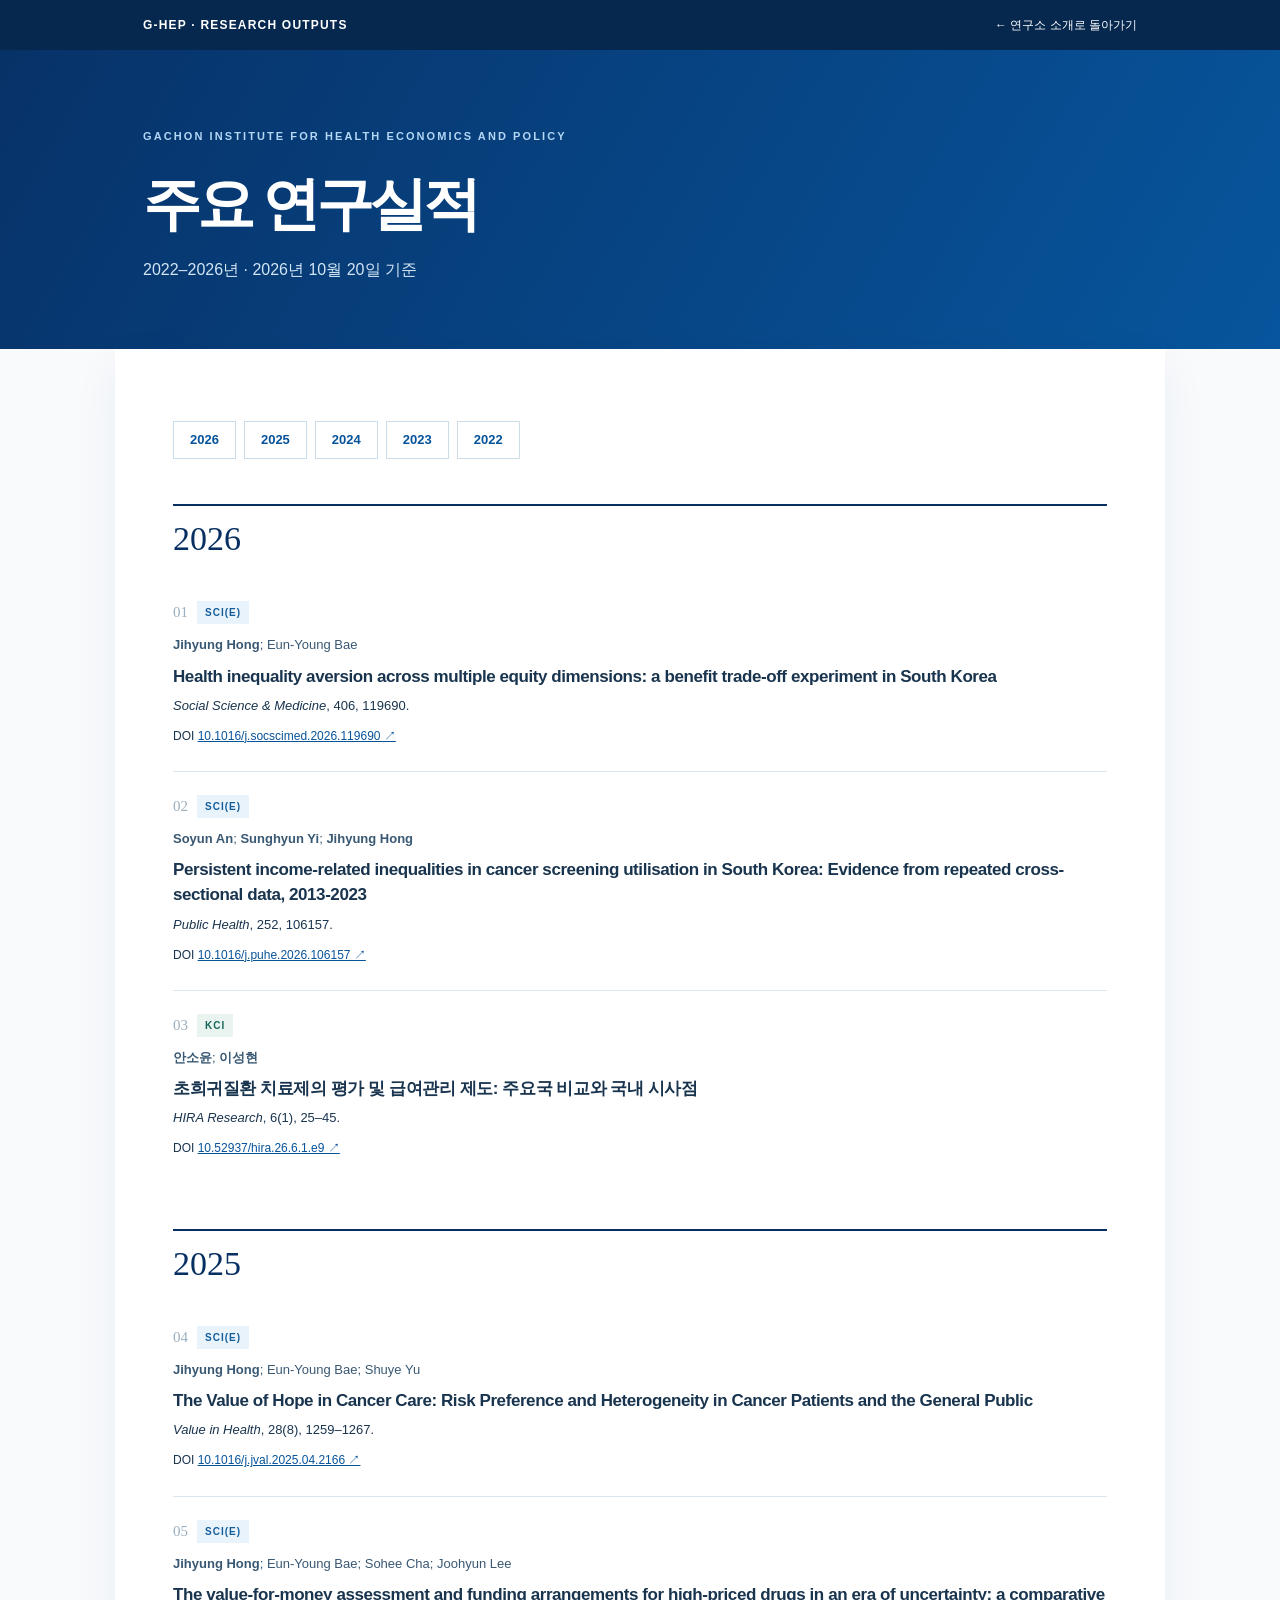
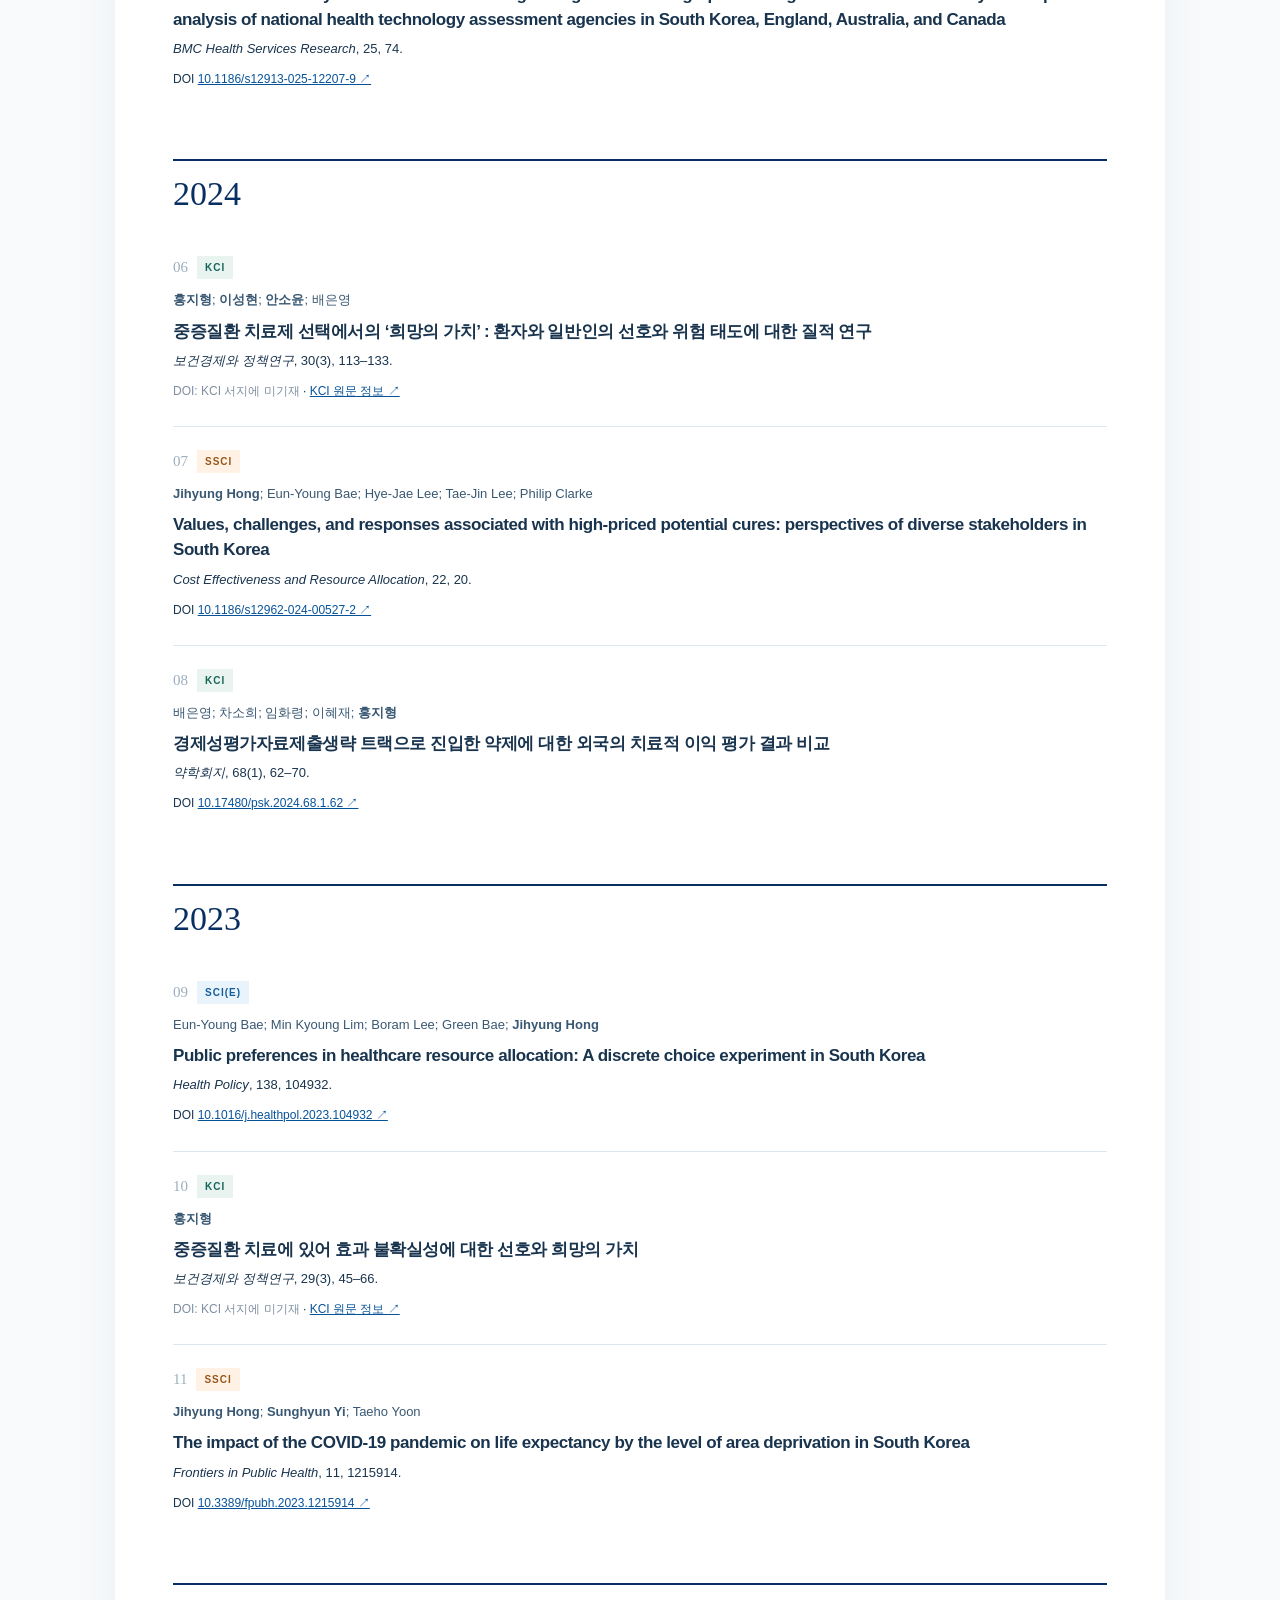
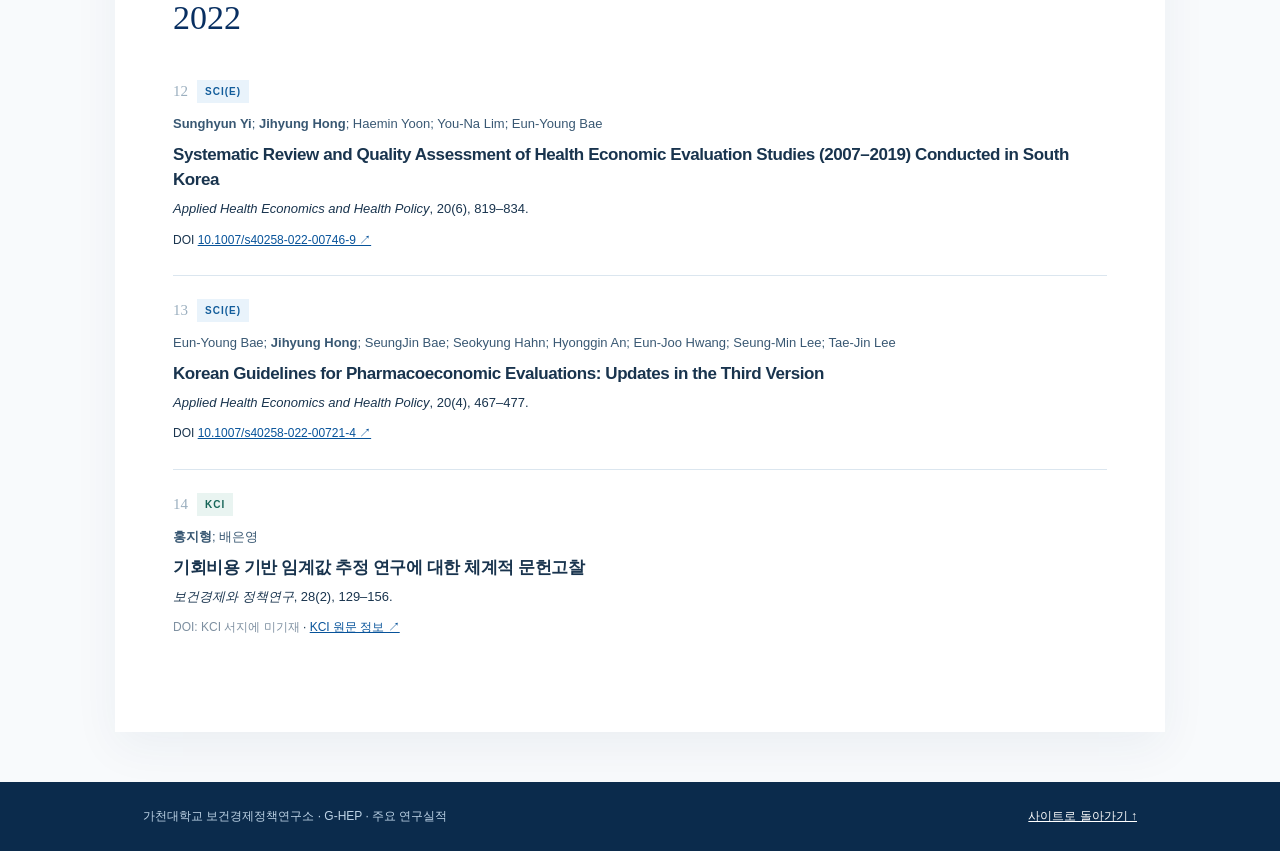
<file: research-achievements.html>
<!doctype html>
<html lang="ko">
<head>
  <meta charset="utf-8">
  <meta name="viewport" content="width=device-width, initial-scale=1">
  <meta name="description" content="가천대학교 홍지형, 안소윤, 이성현의 2022–2026년 SCI(E)·SSCI·KCI 논문 서지 목록입니다.">
  <title>주요 연구실적 2022–2026 | G-HEP</title>
  <style>
    :root{--navy:#082f61;--blue:#07539a;--ink:#19344e;--muted:#5e7387;--line:#dbe6ef;--pale:#f3f8fc}*{box-sizing:border-box}html{scroll-behavior:smooth}body{font-family:Arial,"Apple SD Gothic Neo","Malgun Gothic",sans-serif;margin:0;color:var(--ink);line-height:1.7;background:#f8fafc}a{color:var(--blue)}a:hover{text-decoration-thickness:2px}a:focus-visible{outline:3px solid #f6b34b;outline-offset:3px}.wrap{max-width:1050px;padding:0 28px;margin:auto}.skip{position:absolute;top:-50px;left:12px;background:white;padding:8px}.skip:focus{top:8px}.top{background:#06284f;color:white}.top .wrap{display:flex;align-items:center;justify-content:space-between;gap:15px;min-height:50px;font-size:12px}.top a{color:white;text-decoration:none}.top b{letter-spacing:.1em}.hero{background:linear-gradient(120deg,#073268,#07559d);color:white;padding:77px 0 66px}.eyebrow{font-size:11px;letter-spacing:.19em;font-weight:800;color:#b3d7f5;margin:0 0 22px}.hero h1{font-size:clamp(36px,5vw,58px);letter-spacing:-.075em;line-height:1.25;margin:0 0 16px}.hero p:last-child{font-size:16px;color:#d3e6f5;max-width:730px;margin:0}.main{counter-reset:paper;max-width:1050px;margin:0 auto 50px;background:#fff;padding:44px 58px 70px;box-shadow:0 15px 44px rgba(11,50,85,.055)}.small{font-size:12px;color:var(--muted)}.jump{display:flex;flex-wrap:wrap;gap:8px;margin:28px 0 12px}.jump a{border:1px solid #cbdde9;text-decoration:none;padding:7px 16px;font-size:13px;font-weight:700}.jump a:hover{background:#e9f4fc}.year{border-top:2px solid var(--navy);margin-top:45px;padding-top:14px;scroll-margin-top:25px}.year h2{font:400 34px Georgia,serif;color:var(--navy);margin:0 0 20px}.paper-list{list-style:none;margin:0;padding:0}.paper-list li{counter-increment:paper;border-top:1px solid var(--line);padding:23px 0 25px}.paper-list li:first-child{border-top:0}.paper-top{display:flex;gap:9px;align-items:center;margin-bottom:10px}.index{font-size:10px;font-weight:800;letter-spacing:.1em;padding:3px 8px;background:#e9f3fb;color:#135d9b}.index.kci{background:#e9f4f1;color:#176659}.index.ssci{background:#fff2e5;color:#945519}.number::before{content:counter(paper,decimal-leading-zero)}.number{font:15px Georgia,serif;color:#9bafbf}.authors{font-size:13px;color:#395873;margin:0 0 7px}.paper-title{font-size:17px;font-weight:700;letter-spacing:-.025em;line-height:1.48;margin:0 0 6px}.citation{font-size:13px;margin:0}.citation em{font-style:italic}.doi{font-size:12px;margin:9px 0 0;overflow-wrap:anywhere}.doi span{color:#7d8fa0}.supplement{padding:22px 25px;background:#f7f9fb;border:1px solid var(--line);margin-top:24px}.supplement p{font-size:13px;color:#556f85;margin:0 0 4px}.footer{background:#0b2b4c;color:#bed4e7;font-size:12px;padding:24px 0}.footer .wrap{display:flex;justify-content:space-between;gap:14px;flex-wrap:wrap}.footer a{color:white}@media(max-width:690px){.wrap{padding:0 18px}.hero{padding:60px 0 50px}.main{padding:27px 20px 55px;margin-bottom:0}.paper-title{font-size:15px}.year{margin-top:35px}.paper-list li{padding:19px 0}}@media print{body{background:white}.top,.jump,.footer{display:none}.hero{background:white;color:var(--navy);padding:20px 0;border-bottom:3px solid var(--navy)}.hero .eyebrow,.hero p:last-child{color:var(--navy)}.main{box-shadow:none;padding:20px}.paper-list li{break-inside:avoid}}
  </style>
</head>
<body>
  <a class="skip" href="#content">본문 바로가기</a>
  <div class="top"><div class="wrap"><b>G-HEP · RESEARCH OUTPUTS</b><a href="./index.html#about">← 연구소 소개로 돌아가기</a></div></div>
  <header class="hero"><div class="wrap"><p class="eyebrow">GACHON INSTITUTE FOR HEALTH ECONOMICS AND POLICY</p><h1>주요 연구실적</h1><p>2022–2026년 · 2026년 10월 20일 기준</p></div></header>
  <main class="main" id="content">
    <nav class="jump" aria-label="연도별 바로가기"><a href="#y2026">2026</a><a href="#y2025">2025</a><a href="#y2024">2024</a><a href="#y2023">2023</a><a href="#y2022">2022</a></nav>

    <section class="year" id="y2026"><h2>2026</h2><ol class="paper-list">
      <li><div class="paper-top"><span class="number" aria-hidden="true"></span><span class="index">SCI(E)</span></div><p class="authors"><strong>Jihyung Hong</strong>; Eun-Young Bae</p><p class="paper-title">Health inequality aversion across multiple equity dimensions: a benefit trade-off experiment in South Korea</p><p class="citation"><em>Social Science &amp; Medicine</em>, 406, 119690.</p><p class="doi">DOI <a href="https://doi.org/10.1016/j.socscimed.2026.119690" target="_blank" rel="noopener noreferrer">10.1016/j.socscimed.2026.119690 ↗</a></p></li>
      <li><div class="paper-top"><span class="number" aria-hidden="true"></span><span class="index">SCI(E)</span></div><p class="authors"><strong>Soyun An</strong>; <strong>Sunghyun Yi</strong>; <strong>Jihyung Hong</strong></p><p class="paper-title">Persistent income-related inequalities in cancer screening utilisation in South Korea: Evidence from repeated cross-sectional data, 2013-2023</p><p class="citation"><em>Public Health</em>, 252, 106157.</p><p class="doi">DOI <a href="https://doi.org/10.1016/j.puhe.2026.106157" target="_blank" rel="noopener noreferrer">10.1016/j.puhe.2026.106157 ↗</a></p></li>
      <li><div class="paper-top"><span class="number" aria-hidden="true"></span><span class="index kci">KCI</span></div><p class="authors"><strong>안소윤</strong>; <strong>이성현</strong></p><p class="paper-title">초희귀질환 치료제의 평가 및 급여관리 제도: 주요국 비교와 국내 시사점</p><p class="citation"><em>HIRA Research</em>, 6(1), 25–45.</p><p class="doi">DOI <a href="https://doi.org/10.52937/hira.26.6.1.e9" target="_blank" rel="noopener noreferrer">10.52937/hira.26.6.1.e9 ↗</a></p></li>
    </ol></section>

    <section class="year" id="y2025"><h2>2025</h2><ol class="paper-list">
      <li><div class="paper-top"><span class="number" aria-hidden="true"></span><span class="index">SCI(E)</span></div><p class="authors"><strong>Jihyung Hong</strong>; Eun-Young Bae; Shuye Yu</p><p class="paper-title">The Value of Hope in Cancer Care: Risk Preference and Heterogeneity in Cancer Patients and the General Public</p><p class="citation"><em>Value in Health</em>, 28(8), 1259–1267.</p><p class="doi">DOI <a href="https://doi.org/10.1016/j.jval.2025.04.2166" target="_blank" rel="noopener noreferrer">10.1016/j.jval.2025.04.2166 ↗</a></p></li>
      <li><div class="paper-top"><span class="number" aria-hidden="true"></span><span class="index">SCI(E)</span></div><p class="authors"><strong>Jihyung Hong</strong>; Eun-Young Bae; Sohee Cha; Joohyun Lee</p><p class="paper-title">The value-for-money assessment and funding arrangements for high-priced drugs in an era of uncertainty: a comparative analysis of national health technology assessment agencies in South Korea, England, Australia, and Canada</p><p class="citation"><em>BMC Health Services Research</em>, 25, 74.</p><p class="doi">DOI <a href="https://doi.org/10.1186/s12913-025-12207-9" target="_blank" rel="noopener noreferrer">10.1186/s12913-025-12207-9 ↗</a></p></li>
    </ol></section>

    <section class="year" id="y2024"><h2>2024</h2><ol class="paper-list">
      <li><div class="paper-top"><span class="number" aria-hidden="true"></span><span class="index kci">KCI</span></div><p class="authors"><strong>홍지형</strong>; <strong>이성현</strong>; <strong>안소윤</strong>; 배은영</p><p class="paper-title">중증질환 치료제 선택에서의 ‘희망의 가치’ : 환자와 일반인의 선호와 위험 태도에 대한 질적 연구</p><p class="citation"><em>보건경제와 정책연구</em>, 30(3), 113–133.</p><p class="doi"><span>DOI: KCI 서지에 미기재</span> · <a href="https://www.kci.go.kr/kciportal/ci/sereArticleSearch/ciSereArtiView.kci?sereArticleSearchBean.artiId=ART003125186" target="_blank" rel="noopener noreferrer">KCI 원문 정보 ↗</a></p></li>
      <li><div class="paper-top"><span class="number" aria-hidden="true"></span><span class="index ssci">SSCI</span></div><p class="authors"><strong>Jihyung Hong</strong>; Eun-Young Bae; Hye-Jae Lee; Tae-Jin Lee; Philip Clarke</p><p class="paper-title">Values, challenges, and responses associated with high-priced potential cures: perspectives of diverse stakeholders in South Korea</p><p class="citation"><em>Cost Effectiveness and Resource Allocation</em>, 22, 20.</p><p class="doi">DOI <a href="https://doi.org/10.1186/s12962-024-00527-2" target="_blank" rel="noopener noreferrer">10.1186/s12962-024-00527-2 ↗</a></p></li>
      <li><div class="paper-top"><span class="number" aria-hidden="true"></span><span class="index kci">KCI</span></div><p class="authors">배은영; 차소희; 임화령; 이혜재; <strong>홍지형</strong></p><p class="paper-title">경제성평가자료제출생략 트랙으로 진입한 약제에 대한 외국의 치료적 이익 평가 결과 비교</p><p class="citation"><em>약학회지</em>, 68(1), 62–70.</p><p class="doi">DOI <a href="https://doi.org/10.17480/psk.2024.68.1.62" target="_blank" rel="noopener noreferrer">10.17480/psk.2024.68.1.62 ↗</a></p></li>
    </ol></section>

    <section class="year" id="y2023"><h2>2023</h2><ol class="paper-list">
      <li><div class="paper-top"><span class="number" aria-hidden="true"></span><span class="index">SCI(E)</span></div><p class="authors">Eun-Young Bae; Min Kyoung Lim; Boram Lee; Green Bae; <strong>Jihyung Hong</strong></p><p class="paper-title">Public preferences in healthcare resource allocation: A discrete choice experiment in South Korea</p><p class="citation"><em>Health Policy</em>, 138, 104932.</p><p class="doi">DOI <a href="https://doi.org/10.1016/j.healthpol.2023.104932" target="_blank" rel="noopener noreferrer">10.1016/j.healthpol.2023.104932 ↗</a></p></li>
      <li><div class="paper-top"><span class="number" aria-hidden="true"></span><span class="index kci">KCI</span></div><p class="authors"><strong>홍지형</strong></p><p class="paper-title">중증질환 치료에 있어 효과 불확실성에 대한 선호와 희망의 가치</p><p class="citation"><em>보건경제와 정책연구</em>, 29(3), 45–66.</p><p class="doi"><span>DOI: KCI 서지에 미기재</span> · <a href="https://www.kci.go.kr/kciportal/ci/sereArticleSearch/ciSereArtiView.kci?sereArticleSearchBean.artiId=ART003001887" target="_blank" rel="noopener noreferrer">KCI 원문 정보 ↗</a></p></li>
      <li><div class="paper-top"><span class="number" aria-hidden="true"></span><span class="index ssci">SSCI</span></div><p class="authors"><strong>Jihyung Hong</strong>; <strong>Sunghyun Yi</strong>; Taeho Yoon</p><p class="paper-title">The impact of the COVID-19 pandemic on life expectancy by the level of area deprivation in South Korea</p><p class="citation"><em>Frontiers in Public Health</em>, 11, 1215914.</p><p class="doi">DOI <a href="https://doi.org/10.3389/fpubh.2023.1215914" target="_blank" rel="noopener noreferrer">10.3389/fpubh.2023.1215914 ↗</a></p></li>
    </ol></section>

    <section class="year" id="y2022"><h2>2022</h2><ol class="paper-list">
      <li><div class="paper-top"><span class="number" aria-hidden="true"></span><span class="index">SCI(E)</span></div><p class="authors"><strong>Sunghyun Yi</strong>; <strong>Jihyung Hong</strong>; Haemin Yoon; You-Na Lim; Eun-Young Bae</p><p class="paper-title">Systematic Review and Quality Assessment of Health Economic Evaluation Studies (2007–2019) Conducted in South Korea</p><p class="citation"><em>Applied Health Economics and Health Policy</em>, 20(6), 819–834.</p><p class="doi">DOI <a href="https://doi.org/10.1007/s40258-022-00746-9" target="_blank" rel="noopener noreferrer">10.1007/s40258-022-00746-9 ↗</a></p></li>
      <li><div class="paper-top"><span class="number" aria-hidden="true"></span><span class="index">SCI(E)</span></div><p class="authors">Eun-Young Bae; <strong>Jihyung Hong</strong>; SeungJin Bae; Seokyung Hahn; Hyonggin An; Eun-Joo Hwang; Seung-Min Lee; Tae-Jin Lee</p><p class="paper-title">Korean Guidelines for Pharmacoeconomic Evaluations: Updates in the Third Version</p><p class="citation"><em>Applied Health Economics and Health Policy</em>, 20(4), 467–477.</p><p class="doi">DOI <a href="https://doi.org/10.1007/s40258-022-00721-4" target="_blank" rel="noopener noreferrer">10.1007/s40258-022-00721-4 ↗</a></p></li>
      <li><div class="paper-top"><span class="number" aria-hidden="true"></span><span class="index kci">KCI</span></div><p class="authors"><strong>홍지형</strong>; 배은영</p><p class="paper-title">기회비용 기반 임계값 추정 연구에 대한 체계적 문헌고찰</p><p class="citation"><em>보건경제와 정책연구</em>, 28(2), 129–156.</p><p class="doi"><span>DOI: KCI 서지에 미기재</span> · <a href="https://www.kci.go.kr/kciportal/landing/article.kci?arti_id=ART002850927" target="_blank" rel="noopener noreferrer">KCI 원문 정보 ↗</a></p></li>
    </ol></section>

    

  </main>
  <footer class="footer"><div class="wrap"><span>가천대학교 보건경제정책연구소 · G-HEP · 주요 연구실적</span><a href="./index.html#about">사이트로 돌아가기 ↑</a></div></footer>
</body>
</html>
</file>
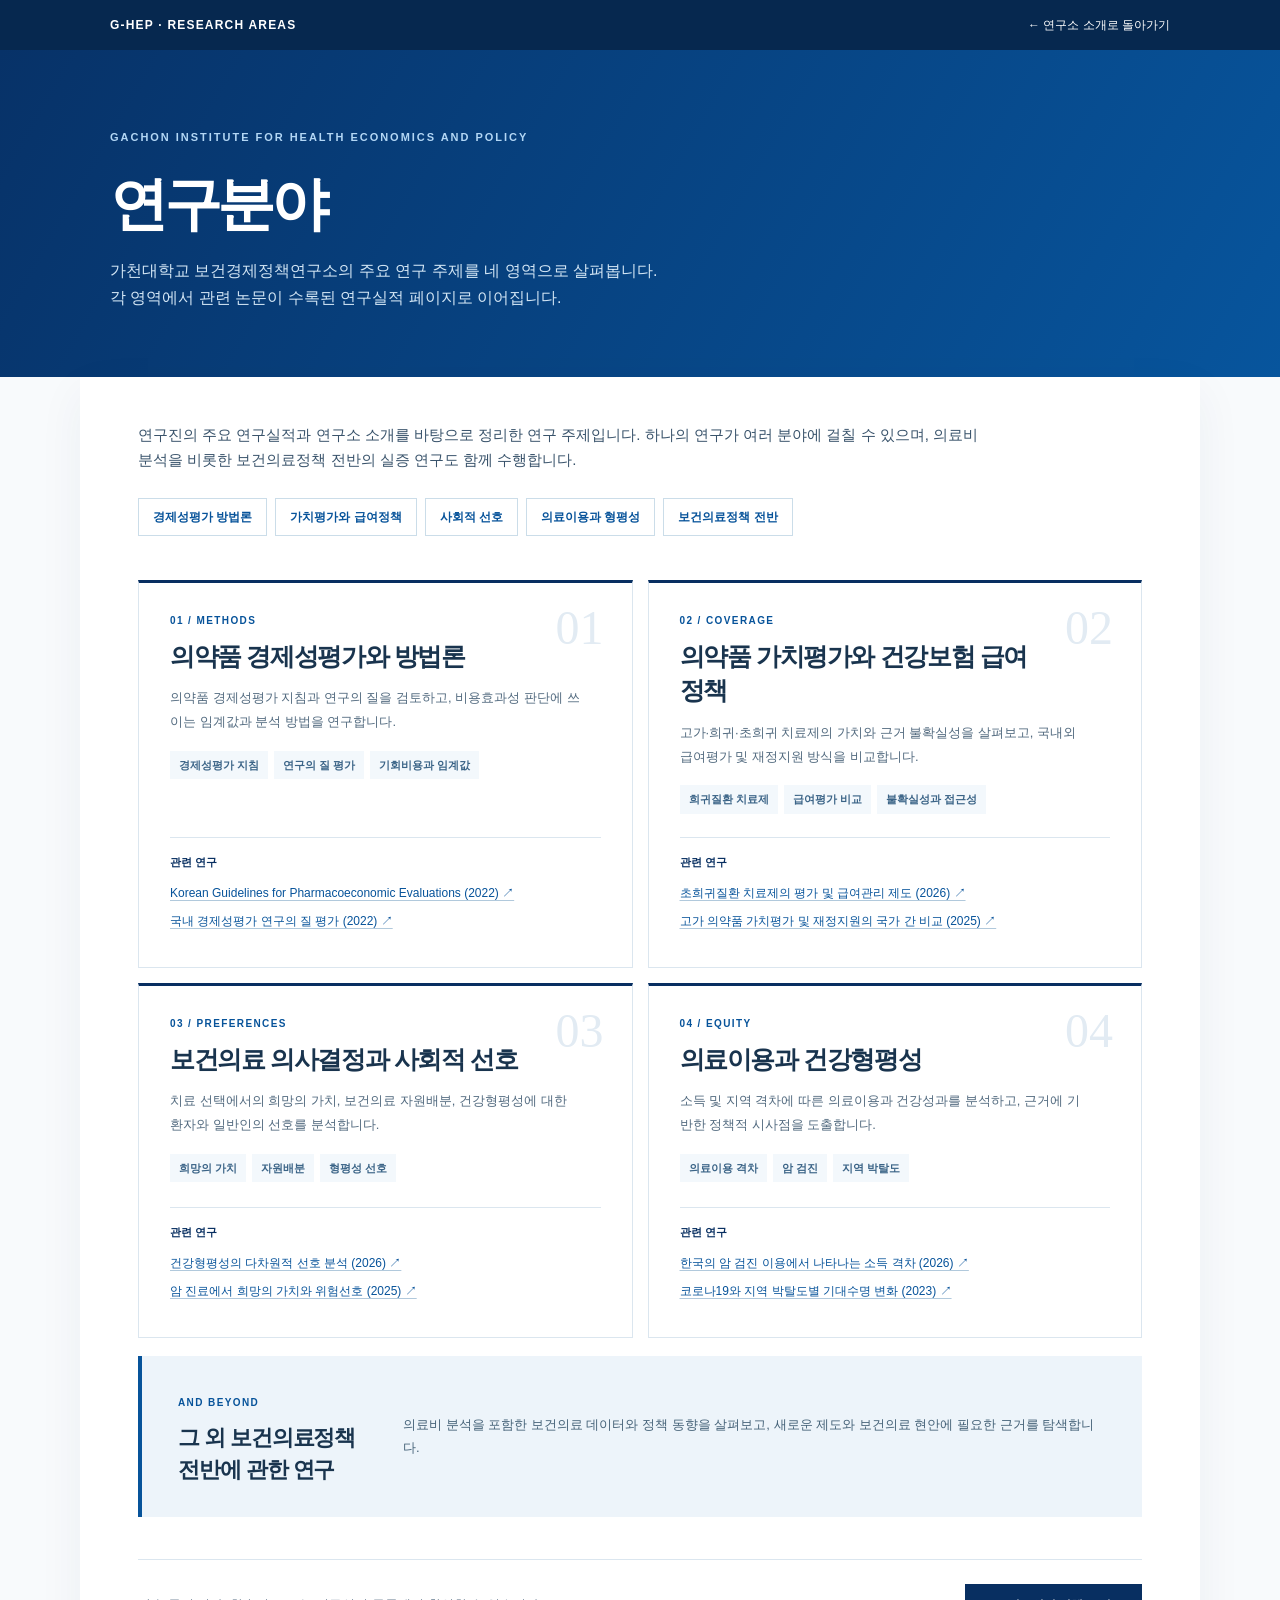
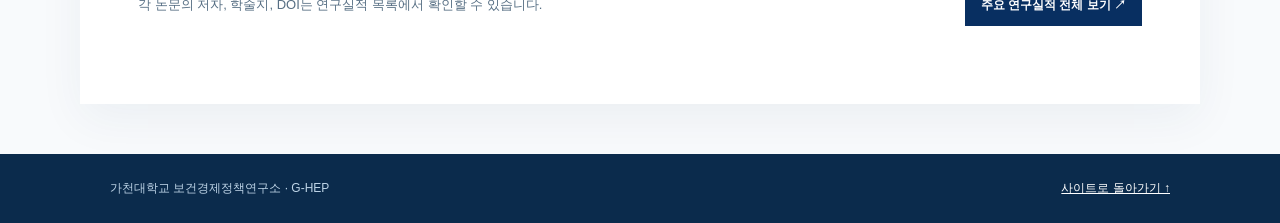
<file: research-fields.html>
<!doctype html>
<html lang="ko">
<head>
  <meta charset="utf-8">
  <meta name="viewport" content="width=device-width, initial-scale=1">
  <meta name="description" content="가천대학교 보건경제정책연구소의 주요 연구분야: 경제성평가 방법론, 의약품 가치평가·급여정책, 사회적 선호, 의료이용·건강형평성.">
  <title>연구분야 | G-HEP</title>
  <style>
    :root{--navy:#082f61;--blue:#07539a;--ink:#19344e;--muted:#576f84;--line:#dbe6ef;--pale:#f3f8fc}
    *{box-sizing:border-box}html{scroll-behavior:smooth}
    body{font-family:Arial,"Apple SD Gothic Neo","Malgun Gothic",sans-serif;margin:0;color:var(--ink);line-height:1.7;background:#f8fafc}
    a{color:var(--blue)}a:hover{text-decoration-thickness:2px}a:focus-visible{outline:3px solid #f6b34b;outline-offset:3px}
    .wrap{max-width:1120px;padding:0 30px;margin:auto}.skip{position:absolute;top:-50px;left:12px;background:white;padding:8px}.skip:focus{top:8px}
    .top{background:#06284f;color:white}.top .wrap{display:flex;align-items:center;justify-content:space-between;gap:15px;min-height:50px;font-size:12px}.top a{color:white;text-decoration:none}.top b{letter-spacing:.1em}
    .hero{background:linear-gradient(120deg,#073268,#07559d);color:white;padding:78px 0 65px}.eyebrow{font-size:11px;letter-spacing:.18em;font-weight:800;color:#b3d7f5;margin:0 0 21px}
    .hero h1{font-size:clamp(36px,5vw,58px);letter-spacing:-.075em;line-height:1.25;margin:0 0 17px}.hero p:last-child{font-size:16px;color:#d3e6f5;max-width:760px;margin:0}
    .main{max-width:1120px;margin:0 auto 50px;background:#fff;padding:45px 58px 78px;box-shadow:0 15px 44px rgba(11,50,85,.055)}
    .intro{font-size:15px;color:#39536b;max-width:850px;margin:0 0 25px}.jump{display:flex;flex-wrap:wrap;gap:8px;margin:24px 0 44px}.jump a{border:1px solid #cbdde9;text-decoration:none;padding:8px 14px;font-size:12px;font-weight:800}.jump a:hover{background:#e9f4fc}
    .fields{display:grid;grid-template-columns:repeat(2,minmax(0,1fr));gap:15px}.field{position:relative;border:1px solid var(--line);border-top:3px solid var(--navy);padding:29px 31px 31px;scroll-margin-top:25px;min-height:355px;display:flex;flex-direction:column}.field:before{content:attr(data-no);position:absolute;right:28px;top:17px;font:48px Georgia,serif;color:#e2ebf3}
    .label{font-size:10px;letter-spacing:.14em;color:var(--blue);font-weight:800;margin:0 0 10px}.field h2{position:relative;font-size:25px;line-height:1.38;letter-spacing:-.055em;margin:0 0 13px;max-width:360px}.field>p:not(.label){font-size:13px;line-height:1.82;color:#526a7f;margin:0 0 16px;max-width:410px}
    .topics{list-style:none;padding:0;margin:1px 0 23px;display:flex;flex-wrap:wrap;gap:6px}.topics li{background:var(--pale);padding:5px 9px;font-size:11px;color:#3b6487;font-weight:700}
    .examples{border-top:1px solid var(--line);padding-top:15px;margin-top:auto}.examples b{display:block;font-size:11px;color:var(--navy);margin-bottom:7px}.examples a{display:block;font-size:12px;line-height:1.55;padding:5px 0;text-decoration:underline;text-decoration-color:#b1c9dc;text-underline-offset:3px}
    .broad{margin-top:18px;background:#edf4fa;border-left:4px solid var(--blue);padding:31px 36px;display:grid;grid-template-columns:210px 1fr;gap:15px;align-items:center}.broad span{font-size:10px;color:var(--blue);letter-spacing:.14em;font-weight:800}.broad h2{font-size:22px;letter-spacing:-.05em;line-height:1.45;margin:8px 0 0}.broad p{font-size:13px;color:#456278;margin:0;line-height:1.8}
    .next{margin-top:42px;border-top:1px solid var(--line);padding-top:24px;display:flex;align-items:center;justify-content:space-between;gap:20px}.next p{margin:0;font-size:13px;color:var(--muted)}.next a{display:inline-flex;white-space:nowrap;background:var(--navy);color:#fff;padding:11px 16px;text-decoration:none;font-size:12px;font-weight:800}
    .footer{background:#0b2b4c;color:#bed4e7;font-size:12px;padding:24px 0}.footer .wrap{display:flex;justify-content:space-between;gap:14px;flex-wrap:wrap}.footer a{color:white}
    @media(max-width:730px){.wrap{padding:0 19px}.hero{padding:58px 0 50px}.main{padding:27px 20px 55px;margin-bottom:0}.fields{grid-template-columns:1fr}.field{min-height:0;padding:25px 24px}.field h2{font-size:22px}.field:before{font-size:40px}.jump{margin-bottom:31px}.broad{grid-template-columns:1fr;padding:25px}.next{display:block}.next a{margin-top:16px}}
    @media print{body{background:white}.top,.jump,.footer,.next{display:none}.hero{background:white;color:var(--navy);padding:20px 0;border-bottom:3px solid var(--navy)}.hero .eyebrow,.hero p:last-child{color:var(--navy)}.main{box-shadow:none;padding:20px}.fields{gap:10px}.field{break-inside:avoid}.broad{break-inside:avoid}}
  </style>
</head>
<body>
  <a class="skip" href="#content">본문 바로가기</a>
  <div class="top"><div class="wrap"><b>G-HEP · RESEARCH AREAS</b><a href="./index.html#about">← 연구소 소개로 돌아가기</a></div></div>
  <header class="hero"><div class="wrap"><p class="eyebrow">GACHON INSTITUTE FOR HEALTH ECONOMICS AND POLICY</p><h1>연구분야</h1><p>가천대학교 보건경제정책연구소의 주요 연구 주제를 네 영역으로 살펴봅니다.<br>각 영역에서 관련 논문이 수록된 연구실적 페이지로 이어집니다.</p></div></header>
  <main class="main" id="content">
    <p class="intro">연구진의 주요 연구실적과 연구소 소개를 바탕으로 정리한 연구 주제입니다. 하나의 연구가 여러 분야에 걸칠 수 있으며, 의료비 분석을 비롯한 보건의료정책 전반의 실증 연구도 함께 수행합니다.</p>
    <nav class="jump" aria-label="연구분야 바로가기"><a href="#methods">경제성평가 방법론</a><a href="#coverage">가치평가와 급여정책</a><a href="#preferences">사회적 선호</a><a href="#equity">의료이용과 형평성</a><a href="#policy">보건의료정책 전반</a></nav>
    <div class="fields">
      <section class="field" id="methods" data-no="01"><p class="label">01 / METHODS</p><h2>의약품 경제성평가와 방법론</h2><p>의약품 경제성평가 지침과 연구의 질을 검토하고, 비용효과성 판단에 쓰이는 임계값과 분석 방법을 연구합니다.</p><ul class="topics"><li>경제성평가 지침</li><li>연구의 질 평가</li><li>기회비용과 임계값</li></ul><div class="examples"><b>관련 연구</b><a href="./research-achievements.html#y2022">Korean Guidelines for Pharmacoeconomic Evaluations (2022) ↗</a><a href="./research-achievements.html#y2022">국내 경제성평가 연구의 질 평가 (2022) ↗</a></div></section>
      <section class="field" id="coverage" data-no="02"><p class="label">02 / COVERAGE</p><h2>의약품 가치평가와 건강보험 급여정책</h2><p>고가·희귀·초희귀 치료제의 가치와 근거 불확실성을 살펴보고, 국내외 급여평가 및 재정지원 방식을 비교합니다.</p><ul class="topics"><li>희귀질환 치료제</li><li>급여평가 비교</li><li>불확실성과 접근성</li></ul><div class="examples"><b>관련 연구</b><a href="./research-achievements.html#y2026">초희귀질환 치료제의 평가 및 급여관리 제도 (2026) ↗</a><a href="./research-achievements.html#y2025">고가 의약품 가치평가 및 재정지원의 국가 간 비교 (2025) ↗</a></div></section>
      <section class="field" id="preferences" data-no="03"><p class="label">03 / PREFERENCES</p><h2>보건의료 의사결정과 사회적 선호</h2><p>치료 선택에서의 희망의 가치, 보건의료 자원배분, 건강형평성에 대한 환자와 일반인의 선호를 분석합니다.</p><ul class="topics"><li>희망의 가치</li><li>자원배분</li><li>형평성 선호</li></ul><div class="examples"><b>관련 연구</b><a href="./research-achievements.html#y2026">건강형평성의 다차원적 선호 분석 (2026) ↗</a><a href="./research-achievements.html#y2025">암 진료에서 희망의 가치와 위험선호 (2025) ↗</a></div></section>
      <section class="field" id="equity" data-no="04"><p class="label">04 / EQUITY</p><h2>의료이용과 건강형평성</h2><p>소득 및 지역 격차에 따른 의료이용과 건강성과를 분석하고, 근거에 기반한 정책적 시사점을 도출합니다.</p><ul class="topics"><li>의료이용 격차</li><li>암 검진</li><li>지역 박탈도</li></ul><div class="examples"><b>관련 연구</b><a href="./research-achievements.html#y2026">한국의 암 검진 이용에서 나타나는 소득 격차 (2026) ↗</a><a href="./research-achievements.html#y2023">코로나19와 지역 박탈도별 기대수명 변화 (2023) ↗</a></div></section>
    </div>
    <section class="broad" id="policy"><div><span>AND BEYOND</span><h2>그 외 보건의료정책<br>전반에 관한 연구</h2></div><p>의료비 분석을 포함한 보건의료 데이터와 정책 동향을 살펴보고, 새로운 제도와 보건의료 현안에 필요한 근거를 탐색합니다.</p></section>
    <div class="next"><p>각 논문의 저자, 학술지, DOI는 연구실적 목록에서 확인할 수 있습니다.</p><a href="./research-achievements.html">주요 연구실적 전체 보기 ↗</a></div>
  </main>
  <footer class="footer"><div class="wrap"><span>가천대학교 보건경제정책연구소 · G-HEP</span><a href="./index.html#about">사이트로 돌아가기 ↑</a></div></footer>
</body>
</html>
</file>
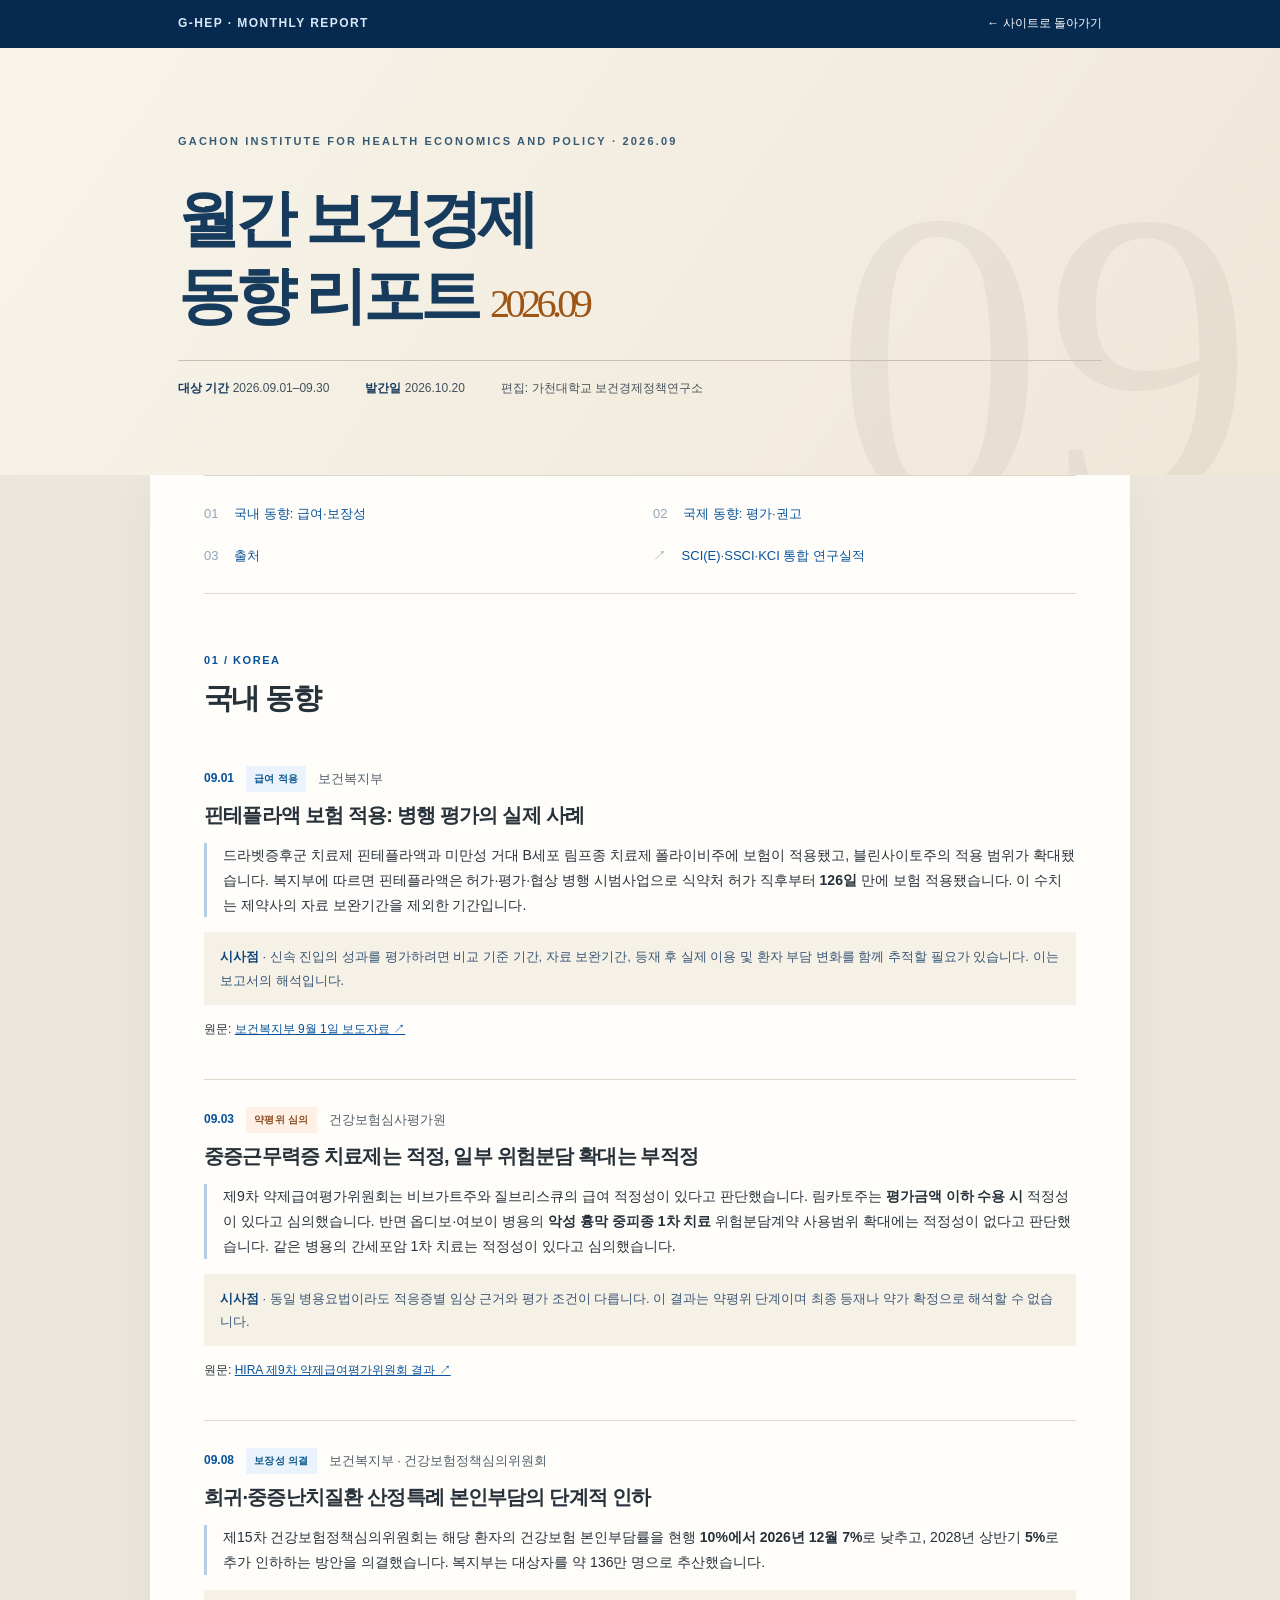
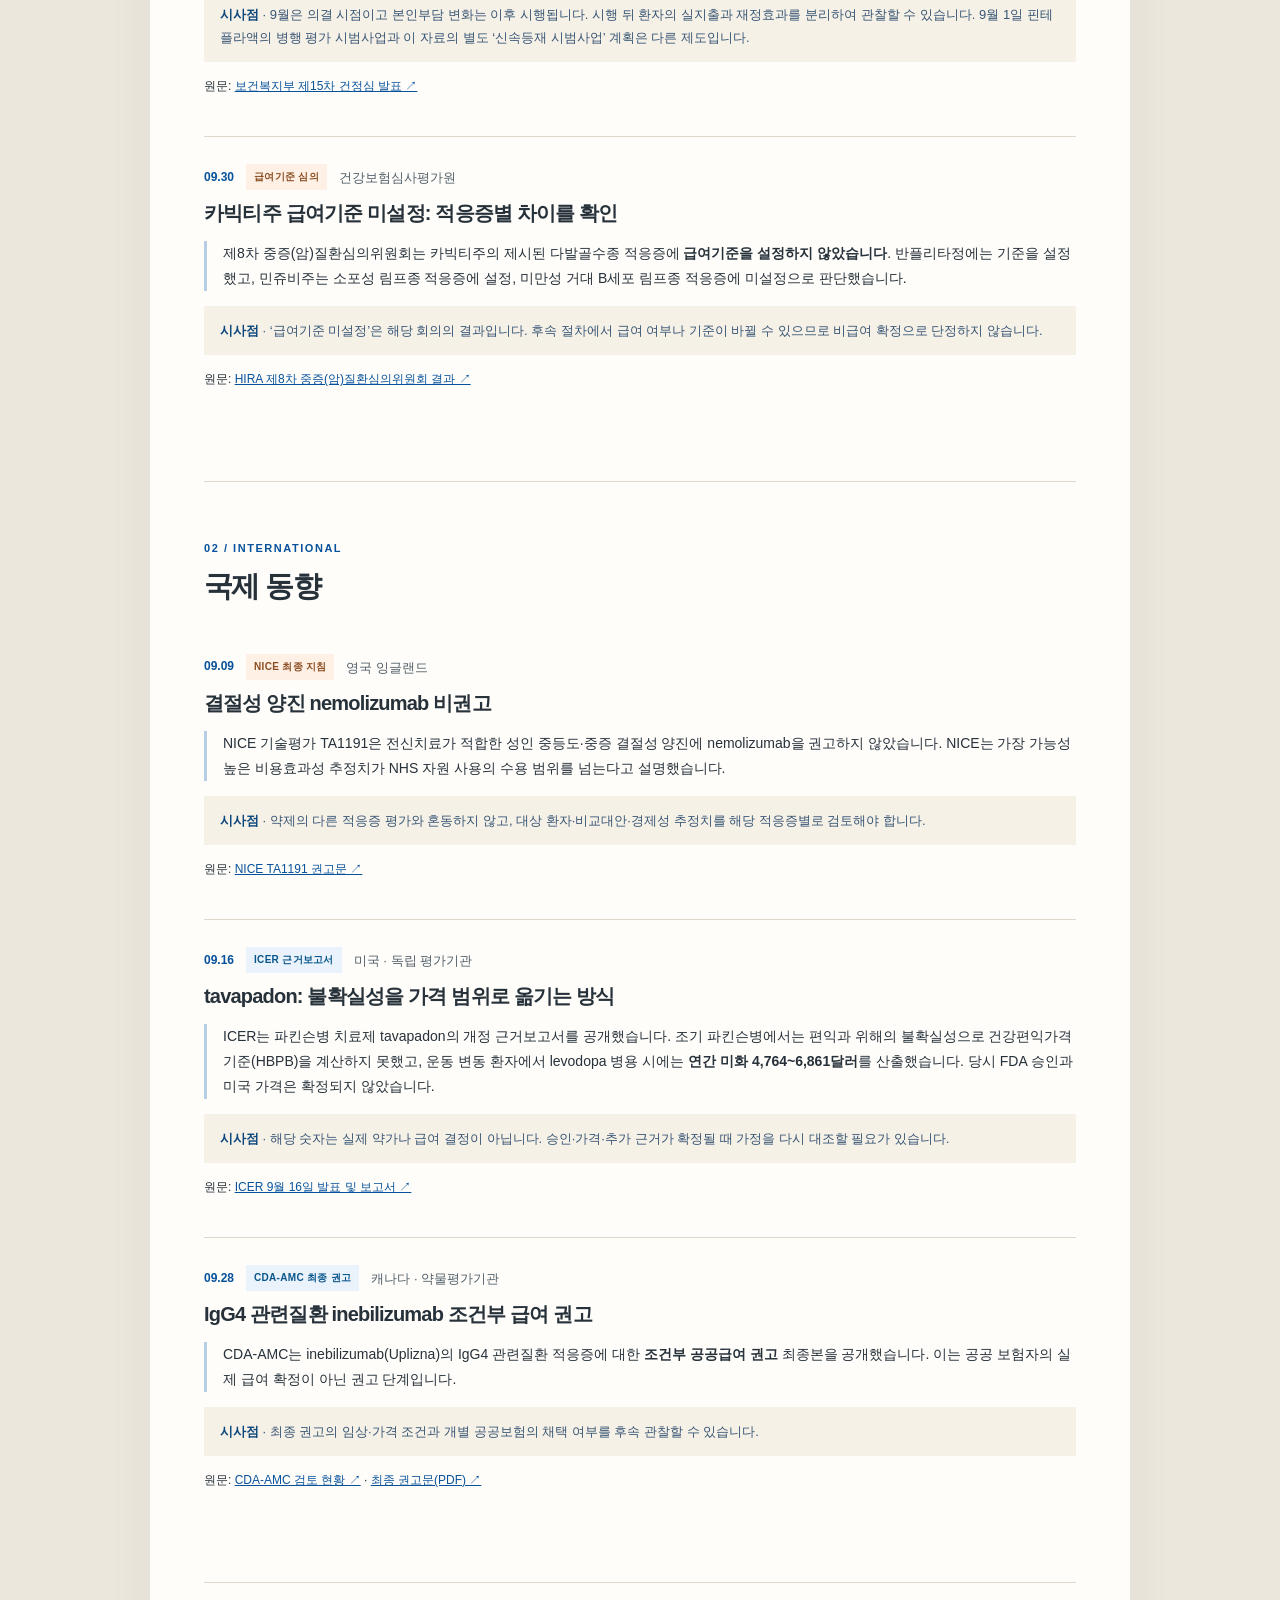
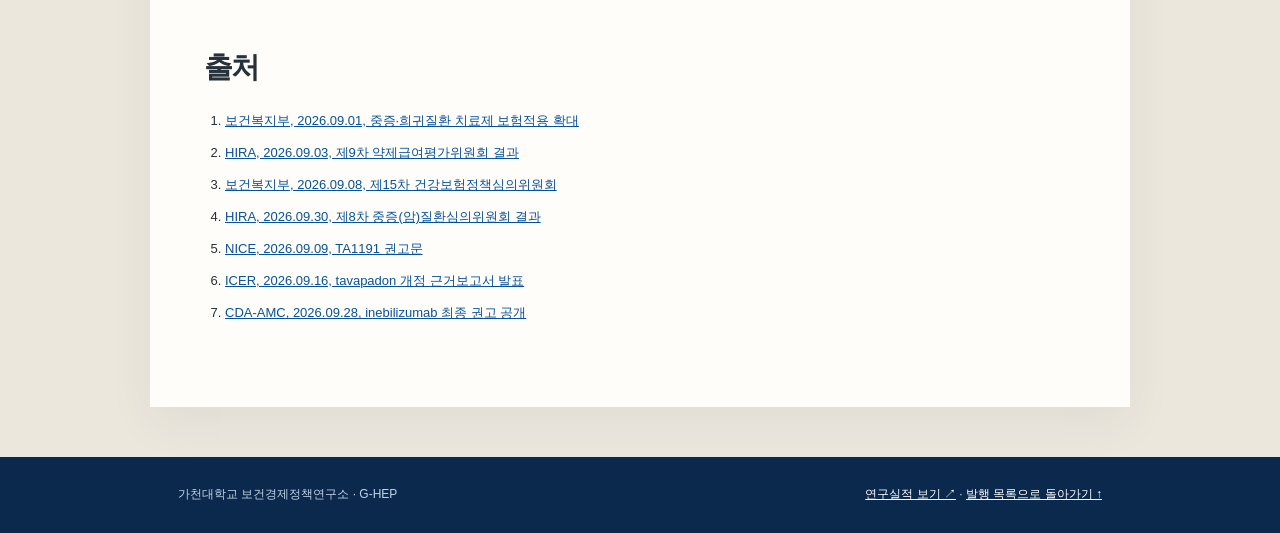
<file: reports/2026-09.html>
<!doctype html>
<html lang="ko">
<head>
  <meta charset="utf-8">
  <meta name="viewport" content="width=device-width, initial-scale=1">
  <meta name="description" content="G-HEP 월간 보건경제 동향 리포트 2026년 9월호. 국내외 급여평가 및 보건경제 이슈를 원문과 함께 정리합니다.">
  <title>2026년 9월 월간 보건경제 동향 리포트 | G-HEP</title>
  <style>
    :root{--navy:#082e60;--blue:#07529b;--ink:#26313a;--muted:#52606a;--line:#ded7ca;--pale:#f6f1e7}*{box-sizing:border-box}html{scroll-behavior:smooth}body{margin:0;font-family:Arial,"Apple SD Gothic Neo","Malgun Gothic",sans-serif;color:var(--ink);line-height:1.78;background:#ece7dd}a{color:var(--blue)}a:hover{text-decoration-thickness:2px}.skip{position:absolute;top:-50px;left:16px;background:white;padding:8px}.skip:focus{top:8px}.wrap{max-width:980px;margin:auto;padding:0 28px}.top{background:#06294f;color:#d8e8f7}.top .wrap{display:flex;align-items:center;justify-content:space-between;gap:16px;min-height:48px;font-size:12px}.top a{color:#fff;text-decoration:none}.top b{letter-spacing:.12em}.cover{background:linear-gradient(125deg,#f8f4ea,#efe7d8);color:#173b5c;position:relative;overflow:hidden}.cover:after{content:"09";position:absolute;right:2%;bottom:-125px;color:rgba(75,70,58,.06);font:420px Georgia,serif;pointer-events:none}.cover .wrap{position:relative;z-index:1;padding-top:84px;padding-bottom:76px}.eyebrow{font-size:11px;font-weight:800;letter-spacing:.2em;color:#385b74;margin:0 0 28px}.cover h1{font-size:clamp(36px,5.4vw,62px);line-height:1.25;letter-spacing:-.075em;margin:0 0 25px}.cover h1 em{font:400 .65em Georgia,serif;color:#9d5414}.lead{max-width:700px;font-size:17px;color:#334652;margin:0 0 50px}.cover-meta{border-top:1px solid #c9c0b1;display:flex;gap:14px 36px;flex-wrap:wrap;padding-top:17px;font-size:12px;color:#42505b}.cover-meta b{color:#173b5c}.draft{display:inline-block;background:#fff3db;color:#6f4700;padding:3px 8px;font-weight:800;font-size:11px;margin-bottom:12px}.paper{background:#fffdfa;max-width:980px;margin:0 auto 50px;padding:0 54px 70px;box-shadow:0 15px 45px rgba(10,49,84,.06)}section{scroll-margin-top:30px}.section{padding-top:57px}.section+.section{border-top:1px solid var(--line);margin-top:52px}h2{font-size:29px;letter-spacing:-.055em;line-height:1.35;margin:8px 0 21px}h3{font-size:20px;letter-spacing:-.04em;line-height:1.4;margin:0 0 14px}.kicker{color:var(--blue);font-size:11px;font-weight:800;letter-spacing:.14em;margin:0}.note{color:var(--muted);font-size:13px}.summary{display:grid;grid-template-columns:repeat(3,1fr);gap:12px;margin:25px 0}.summary article{border-top:3px solid var(--blue);background:var(--pale);padding:20px}.summary span{font-size:11px;color:var(--blue);font-weight:800}.summary strong{display:block;font-size:16px;line-height:1.48;margin:12px 0 7px}.summary p{font-size:13px;margin:0;color:#526980}.toc{display:grid;grid-template-columns:repeat(2,1fr);gap:7px 26px;padding:20px 0;border-top:1px solid var(--line);border-bottom:1px solid var(--line)}.toc a{text-decoration:none;padding:6px 0;font-size:13px}.toc a span{color:#92a5b8;margin-right:12px}.issue{padding:27px 0;border-top:1px solid var(--line)}.issue:first-of-type{border-top:0}.issue-header{display:flex;align-items:center;gap:12px;flex-wrap:wrap;margin-bottom:9px}.date{font-weight:800;color:var(--blue);font-size:12px}.tag{font-size:10px;font-weight:800;letter-spacing:.03em;background:#eaf3fb;color:#0a568b;padding:4px 8px}.tag.negative{background:#fff0e6;color:#8a4d20}.issue p{font-size:14px;margin:8px 0 12px}.fact{border-left:3px solid #b5cee4;padding-left:16px}.interpret{background:var(--pale);padding:13px 16px;margin-top:15px;font-size:13px;color:#385675}.interpret b{color:#0b467b}.issue .source{font-size:12px;margin-top:14px}.source a{overflow-wrap:anywhere}.timeline{width:100%;border-collapse:collapse;font-size:13px}.timeline th,.timeline td{padding:12px 9px;border-bottom:1px solid var(--line);text-align:left;vertical-align:top}.timeline th{color:var(--blue);font-size:11px;letter-spacing:.06em}.references{padding-left:21px;font-size:13px;overflow-wrap:anywhere}.references li{margin:9px 0}.footer{background:#0a294c;color:#c1d4e6;font-size:12px;padding:27px 0}.footer .wrap{display:flex;justify-content:space-between;gap:15px;flex-wrap:wrap}.footer a{color:#fff}@media(max-width:700px){.wrap{padding:0 19px}.cover .wrap{padding-top:61px;padding-bottom:50px}.paper{padding:0 22px 55px;margin-bottom:0}.summary,.toc{grid-template-columns:1fr}.section{padding-top:38px}.section+.section{margin-top:35px}.cover-meta{display:block}.cover-meta span{display:block;margin:5px 0}}@media print{body{background:white}.top,.footer,.toc{display:none}.cover{background:#fff;color:var(--navy);border-bottom:4px solid var(--navy)}.cover .wrap{padding-top:20px;padding-bottom:20px}.cover h1,.cover h1 em,.eyebrow,.lead,.cover-meta,.cover-meta b{color:var(--navy)}.cover:after{display:none}.paper{box-shadow:none;padding:0 28px}.section{padding-top:20px}.issue{break-inside:avoid}.summary{break-inside:avoid}a{color:var(--ink)}}
  </style>
</head>
<body>
  <a class="skip" href="#content">본문 바로가기</a>
  <div class="top"><div class="wrap"><b>G-HEP · MONTHLY REPORT</b><a href="../index.html#briefs">← 사이트로 돌아가기</a></div></div>
  <header class="cover"><div class="wrap">
    <p class="eyebrow">GACHON INSTITUTE FOR HEALTH ECONOMICS AND POLICY · 2026.09</p>
    <h1>월간 보건경제<br>동향 리포트 <em>2026.09</em></h1>
    <div class="cover-meta"><span><b>대상 기간</b> 2026.09.01–09.30</span><span><b>발간일</b> <time datetime="2026-10-20">2026.10.20</time></span><span>편집: 가천대학교 보건경제정책연구소</span></div>
  </div></header>
  <main class="paper" id="content">
    <nav class="toc" aria-label="보고서 목차"><a href="#domestic"><span>01</span> 국내 동향: 급여·보장성</a><a href="#international"><span>02</span> 국제 동향: 평가·권고</a><a href="#sources"><span>03</span> 출처</a><a href="../research-achievements.html"><span>↗</span> SCI(E)·SSCI·KCI 통합 연구실적</a></nav>

    <section class="section" id="domestic"><p class="kicker">01 / KOREA</p><h2>국내 동향</h2>
      <article class="issue"><div class="issue-header"><time class="date" datetime="2026-09-01">09.01</time><span class="tag">급여 적용</span><span class="note">보건복지부</span></div><h3>핀테플라액 보험 적용: 병행 평가의 실제 사례</h3><p class="fact">드라벳증후군 치료제 핀테플라액과 미만성 거대 B세포 림프종 치료제 폴라이비주에 보험이 적용됐고, 블린사이토주의 적용 범위가 확대됐습니다. 복지부에 따르면 핀테플라액은 허가·평가·협상 병행 시범사업으로 식약처 허가 직후부터 <strong>126일</strong> 만에 보험 적용됐습니다. 이 수치는 제약사의 자료 보완기간을 제외한 기간입니다.</p><div class="interpret"><b>시사점</b> · 신속 진입의 성과를 평가하려면 비교 기준 기간, 자료 보완기간, 등재 후 실제 이용 및 환자 부담 변화를 함께 추적할 필요가 있습니다. 이는 보고서의 해석입니다.</div><p class="source">원문: <a href="https://www.mohw.go.kr/board.es?act=view&amp;bid=0027&amp;list_no=1491756&amp;mid=a10503010100" target="_blank" rel="noopener noreferrer">보건복지부 9월 1일 보도자료 ↗</a></p></article>

      <article class="issue"><div class="issue-header"><time class="date" datetime="2026-09-03">09.03</time><span class="tag negative">약평위 심의</span><span class="note">건강보험심사평가원</span></div><h3>중증근무력증 치료제는 적정, 일부 위험분담 확대는 부적정</h3><p class="fact">제9차 약제급여평가위원회는 비브가트주와 질브리스큐의 급여 적정성이 있다고 판단했습니다. 림카토주는 <strong>평가금액 이하 수용 시</strong> 적정성이 있다고 심의했습니다. 반면 옵디보·여보이 병용의 <strong>악성 흉막 중피종 1차 치료</strong> 위험분담계약 사용범위 확대에는 적정성이 없다고 판단했습니다. 같은 병용의 간세포암 1차 치료는 적정성이 있다고 심의했습니다.</p><div class="interpret"><b>시사점</b> · 동일 병용요법이라도 적응증별 임상 근거와 평가 조건이 다릅니다. 이 결과는 약평위 단계이며 최종 등재나 약가 확정으로 해석할 수 없습니다.</div><p class="source">원문: <a href="https://www.hira.or.kr/bbsDummy.do?brdBltNo=11898&amp;brdScnBltNo=4&amp;pgmid=HIRAA020041000100" target="_blank" rel="noopener noreferrer">HIRA 제9차 약제급여평가위원회 결과 ↗</a></p></article>

      <article class="issue"><div class="issue-header"><time class="date" datetime="2026-09-08">09.08</time><span class="tag">보장성 의결</span><span class="note">보건복지부 · 건강보험정책심의위원회</span></div><h3>희귀·중증난치질환 산정특례 본인부담의 단계적 인하</h3><p class="fact">제15차 건강보험정책심의위원회는 해당 환자의 건강보험 본인부담률을 현행 <strong>10%에서 2026년 12월 7%</strong>로 낮추고, 2028년 상반기 <strong>5%</strong>로 추가 인하하는 방안을 의결했습니다. 복지부는 대상자를 약 136만 명으로 추산했습니다.</p><div class="interpret"><b>시사점</b> · 9월은 의결 시점이고 본인부담 변화는 이후 시행됩니다. 시행 뒤 환자의 실지출과 재정효과를 분리하여 관찰할 수 있습니다. 9월 1일 핀테플라액의 병행 평가 시범사업과 이 자료의 별도 ‘신속등재 시범사업’ 계획은 다른 제도입니다.</div><p class="source">원문: <a href="https://www.mohw.go.kr/gallery.es?act=view&amp;bid=0003&amp;list_no=380402&amp;mid=a10607030000" target="_blank" rel="noopener noreferrer">보건복지부 제15차 건정심 발표 ↗</a></p></article>

      <article class="issue"><div class="issue-header"><time class="date" datetime="2026-09-30">09.30</time><span class="tag negative">급여기준 심의</span><span class="note">건강보험심사평가원</span></div><h3>카빅티주 급여기준 미설정: 적응증별 차이를 확인</h3><p class="fact">제8차 중증(암)질환심의위원회는 카빅티주의 제시된 다발골수종 적응증에 <strong>급여기준을 설정하지 않았습니다</strong>. 반플리타정에는 기준을 설정했고, 민쥬비주는 소포성 림프종 적응증에 설정, 미만성 거대 B세포 림프종 적응증에 미설정으로 판단했습니다.</p><div class="interpret"><b>시사점</b> · ‘급여기준 미설정’은 해당 회의의 결과입니다. 후속 절차에서 급여 여부나 기준이 바뀔 수 있으므로 비급여 확정으로 단정하지 않습니다.</div><p class="source">원문: <a href="https://www.hira.or.kr/bbsDummy.do?brdBltNo=11927&amp;brdScnBltNo=4&amp;pgmid=HIRAA020041000100" target="_blank" rel="noopener noreferrer">HIRA 제8차 중증(암)질환심의위원회 결과 ↗</a></p></article>
    </section>

    <section class="section" id="international"><p class="kicker">02 / INTERNATIONAL</p><h2>국제 동향</h2>
      <article class="issue"><div class="issue-header"><time class="date" datetime="2026-09-09">09.09</time><span class="tag negative">NICE 최종 지침</span><span class="note">영국 잉글랜드</span></div><h3>결절성 양진 nemolizumab 비권고</h3><p class="fact">NICE 기술평가 TA1191은 전신치료가 적합한 성인 중등도·중증 결절성 양진에 nemolizumab을 권고하지 않았습니다. NICE는 가장 가능성 높은 비용효과성 추정치가 NHS 자원 사용의 수용 범위를 넘는다고 설명했습니다.</p><div class="interpret"><b>시사점</b> · 약제의 다른 적응증 평가와 혼동하지 않고, 대상 환자·비교대안·경제성 추정치를 해당 적응증별로 검토해야 합니다.</div><p class="source">원문: <a href="https://www.nice.org.uk/guidance/ta1191/chapter/1-Recommendations" target="_blank" rel="noopener noreferrer">NICE TA1191 권고문 ↗</a></p></article>

      <article class="issue"><div class="issue-header"><time class="date" datetime="2026-09-16">09.16</time><span class="tag">ICER 근거보고서</span><span class="note">미국 · 독립 평가기관</span></div><h3>tavapadon: 불확실성을 가격 범위로 옮기는 방식</h3><p class="fact">ICER는 파킨슨병 치료제 tavapadon의 개정 근거보고서를 공개했습니다. 조기 파킨슨병에서는 편익과 위해의 불확실성으로 건강편익가격기준(HBPB)을 계산하지 못했고, 운동 변동 환자에서 levodopa 병용 시에는 <strong>연간 미화 4,764~6,861달러</strong>를 산출했습니다. 당시 FDA 승인과 미국 가격은 확정되지 않았습니다.</p><div class="interpret"><b>시사점</b> · 해당 숫자는 실제 약가나 급여 결정이 아닙니다. 승인·가격·추가 근거가 확정될 때 가정을 다시 대조할 필요가 있습니다.</div><p class="source">원문: <a href="https://icer.org/news-insights/press-releases/institute-for-clinical-and-economic-review-releases-evidence-report-on-treatment-for-parkinsons-disease/" target="_blank" rel="noopener noreferrer">ICER 9월 16일 발표 및 보고서 ↗</a></p></article>

      <article class="issue"><div class="issue-header"><time class="date" datetime="2026-09-28">09.28</time><span class="tag">CDA-AMC 최종 권고</span><span class="note">캐나다 · 약물평가기관</span></div><h3>IgG4 관련질환 inebilizumab 조건부 급여 권고</h3><p class="fact">CDA-AMC는 inebilizumab(Uplizna)의 IgG4 관련질환 적응증에 대한 <strong>조건부 공공급여 권고</strong> 최종본을 공개했습니다. 이는 공공 보험자의 실제 급여 확정이 아닌 권고 단계입니다.</p><div class="interpret"><b>시사점</b> · 최종 권고의 임상·가격 조건과 개별 공공보험의 채택 여부를 후속 관찰할 수 있습니다.</div><p class="source">원문: <a href="https://www.cda-amc.ca/inebilizumab-2" target="_blank" rel="noopener noreferrer">CDA-AMC 검토 현황 ↗</a> · <a href="https://www.cda-amc.ca/sites/default/files/DRR/2026/SR0889-Uplizna_Final_Rec.pdf" target="_blank" rel="noopener noreferrer">최종 권고문(PDF) ↗</a></p></article>
    </section>

    <section class="section" id="sources"><h2>출처</h2><ol class="references"><li><a href="https://www.mohw.go.kr/board.es?act=view&amp;bid=0027&amp;list_no=1491756&amp;mid=a10503010100">보건복지부, 2026.09.01, 중증·희귀질환 치료제 보험적용 확대</a></li><li><a href="https://www.hira.or.kr/bbsDummy.do?brdBltNo=11898&amp;brdScnBltNo=4&amp;pgmid=HIRAA020041000100">HIRA, 2026.09.03, 제9차 약제급여평가위원회 결과</a></li><li><a href="https://www.mohw.go.kr/gallery.es?act=view&amp;bid=0003&amp;list_no=380402&amp;mid=a10607030000">보건복지부, 2026.09.08, 제15차 건강보험정책심의위원회</a></li><li><a href="https://www.hira.or.kr/bbsDummy.do?brdBltNo=11927&amp;brdScnBltNo=4&amp;pgmid=HIRAA020041000100">HIRA, 2026.09.30, 제8차 중증(암)질환심의위원회 결과</a></li><li><a href="https://www.nice.org.uk/guidance/ta1191/chapter/1-Recommendations">NICE, 2026.09.09, TA1191 권고문</a></li><li><a href="https://icer.org/news-insights/press-releases/institute-for-clinical-and-economic-review-releases-evidence-report-on-treatment-for-parkinsons-disease/">ICER, 2026.09.16, tavapadon 개정 근거보고서 발표</a></li><li><a href="https://www.cda-amc.ca/inebilizumab-2">CDA-AMC, 2026.09.28, inebilizumab 최종 권고 공개</a></li></ol></section>
  </main>
  <footer class="footer"><div class="wrap"><span>가천대학교 보건경제정책연구소 · G-HEP</span><span><a href="../research-achievements.html">연구실적 보기 ↗</a> · <a href="../index.html#briefs">발행 목록으로 돌아가기 ↑</a></span></div></footer>
</body>
</html>
</file>
